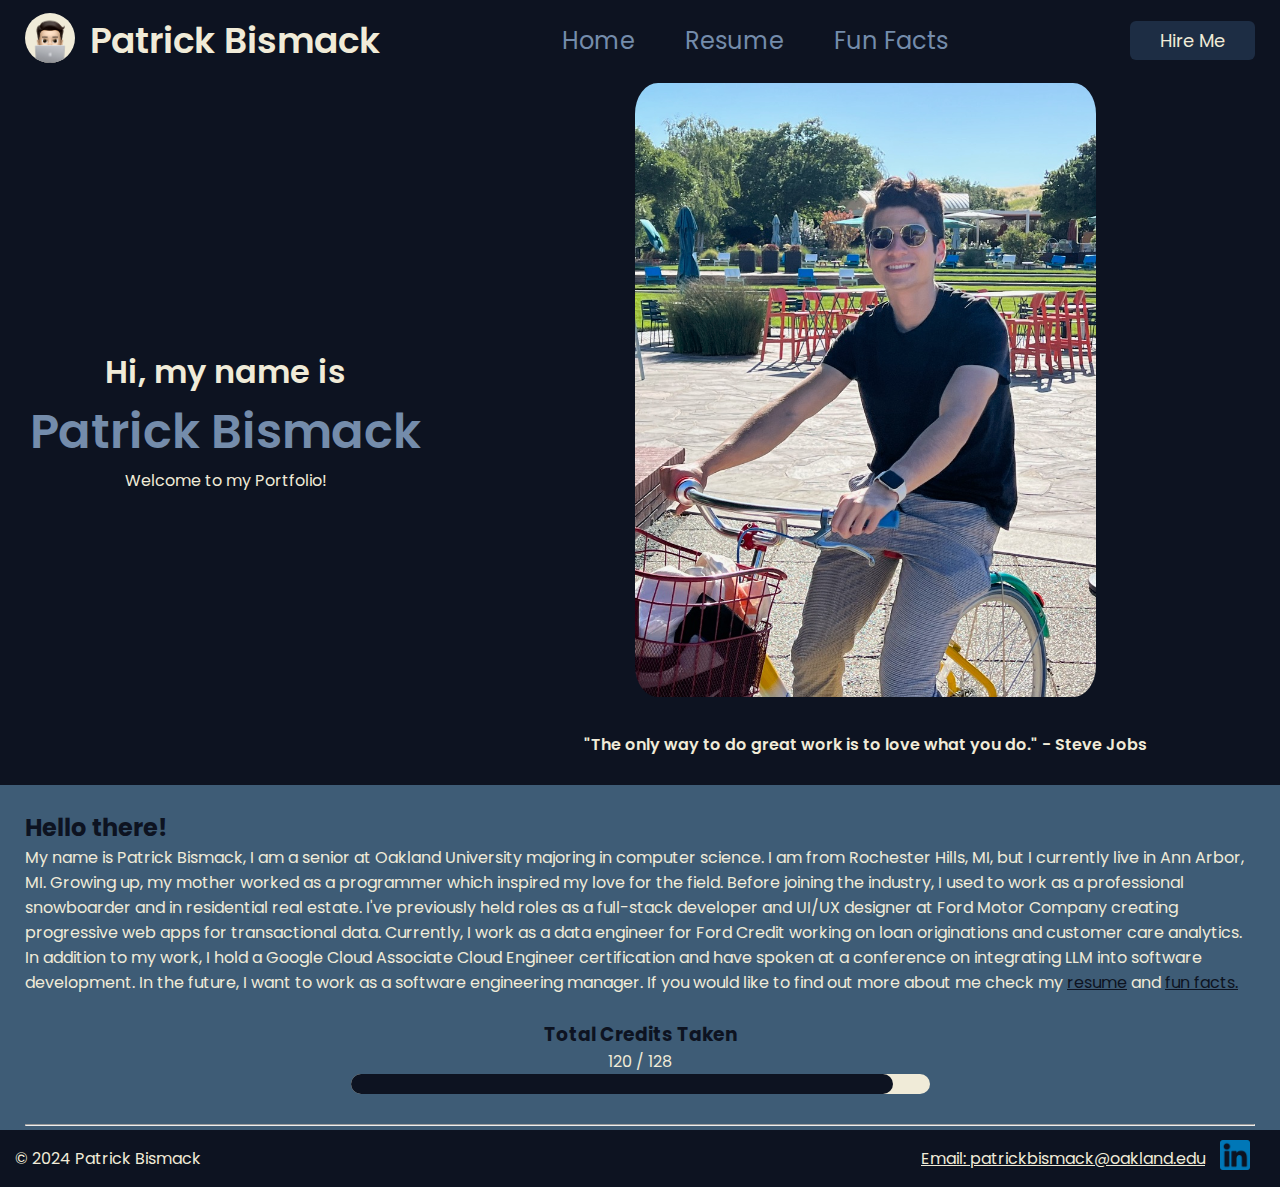
<file: index.html>
<!DOCTYPE html>
<html lang="en">
  <head>
    <meta charset="UTF-8" />
    <meta name="viewport" content="width=device-width, initial-scale=1.0" />
    <title>Patrick Bismack</title>
    <link rel="icon" type="image/png" href="./assets/img/favicon.png" />
    <link rel="stylesheet" href="./css/index-style.css" />
  </head>
  <body>
    <!-- Navigation bar -->
    <header class="navbar">
        <!-- Logo for Navigation bar -->
          <div class="nav-logo">
            <img
            width="50"
            height="50"
            src="./assets/img/logo.png"
            alt="Memoji of Patrick Bismack typing on Macbook"
            />
            <h1>Patrick Bismack</h1>
          </div>
        <nav>
        <!-- Navigation links -->
        <ul>
          <li>
            <a href="#">Home</a>
          </li>
          <li>
            <a href="./html/my_resume.html">Resume</a>
          </li>
          <li>
            <a href="./html/my_fun_facts.html">Fun Facts</a>
          </li>
        </ul>
        </nav>
      <button class="hire-btn">Hire Me</button>
    </header>
    <main>
      <!-- Portfolio introduction -->
        <div class="hero">
          <div class="left">
        <h2>Hi, my name is</h2>
        <h1>Patrick Bismack</h1>
        <p> Welcome to my Portfolio!</p>
      </div>
        <!-- Portfolio image -->
        <div class="right">
          <img
            src="./assets/img/patrickBismack.jpeg"
            alt="Patrick Bismack riding bike at Google Headquarters in Mountain View, CA"
          />
          <!-- Quote -->
          <blockquote>
            "The only way to do great work is to love what you do." - Steve Jobs
          </blockquote>
        </div>
        </div>
      <br />
      <!-- Additional info -->
      <div class="about-me">
        <article class="intro-paragragh">
          <h2>Hello there!</h2>
          <p>
            My name is Patrick Bismack, I am a senior at Oakland
            University majoring in computer science. I am from Rochester Hills,
            MI, but I currently live in Ann Arbor, MI. Growing up, my mother
            worked as a programmer which inspired my love for the field. Before
            joining the industry, I used to work as a professional snowboarder
            and in residential real estate. I've previously held roles as a
            full-stack developer and UI/UX designer at Ford Motor Company
            creating progressive web apps for transactional data. Currently, I
            work as a data engineer for Ford Credit working on loan originations
            and customer care analytics. In addition to my work, I hold a Google
            Cloud Associate Cloud Engineer certification and have spoken at a
            conference on integrating LLM into software development. In the
            future, I want to work as a software engineering manager. If you
            would like to find out more about me check my
            <a href="./html/my_resume.html">resume</a>
            and
            <a href="./html/my_fun_facts.html">fun facts.</a>
          </p>
        </article>
        <!-- Progress bar for total credits taken-->
        <section class="degree-progress">
          <h3>Total Credits Taken</h3>
          <p>120 / 128</p>
          <progress value="120" max="128"></progress>
        </section>
        <hr />
      </div>
      <br />
    </main>
    <!-- Footer with copyright, contacts and socials-->
    <footer>
       <div class="left-footer">
      <p>&copy; 2024 Patrick Bismack</p>
      </div>
      <div class="right-footer">
        <a href="mailto:patrickbismack@oakland.edu"
        >Email: patrickbismack@oakland.edu</a
      >
      <a href="https://www.linkedin.com/in/patrickbismack/">
        <img
          width="30"
          height="30"
          src="./assets/img/linkedinLogo.png"
          alt="LinkedIn logo"
        />
      </a>
      </div>
    </footer>
  </body>
</html>
</file>
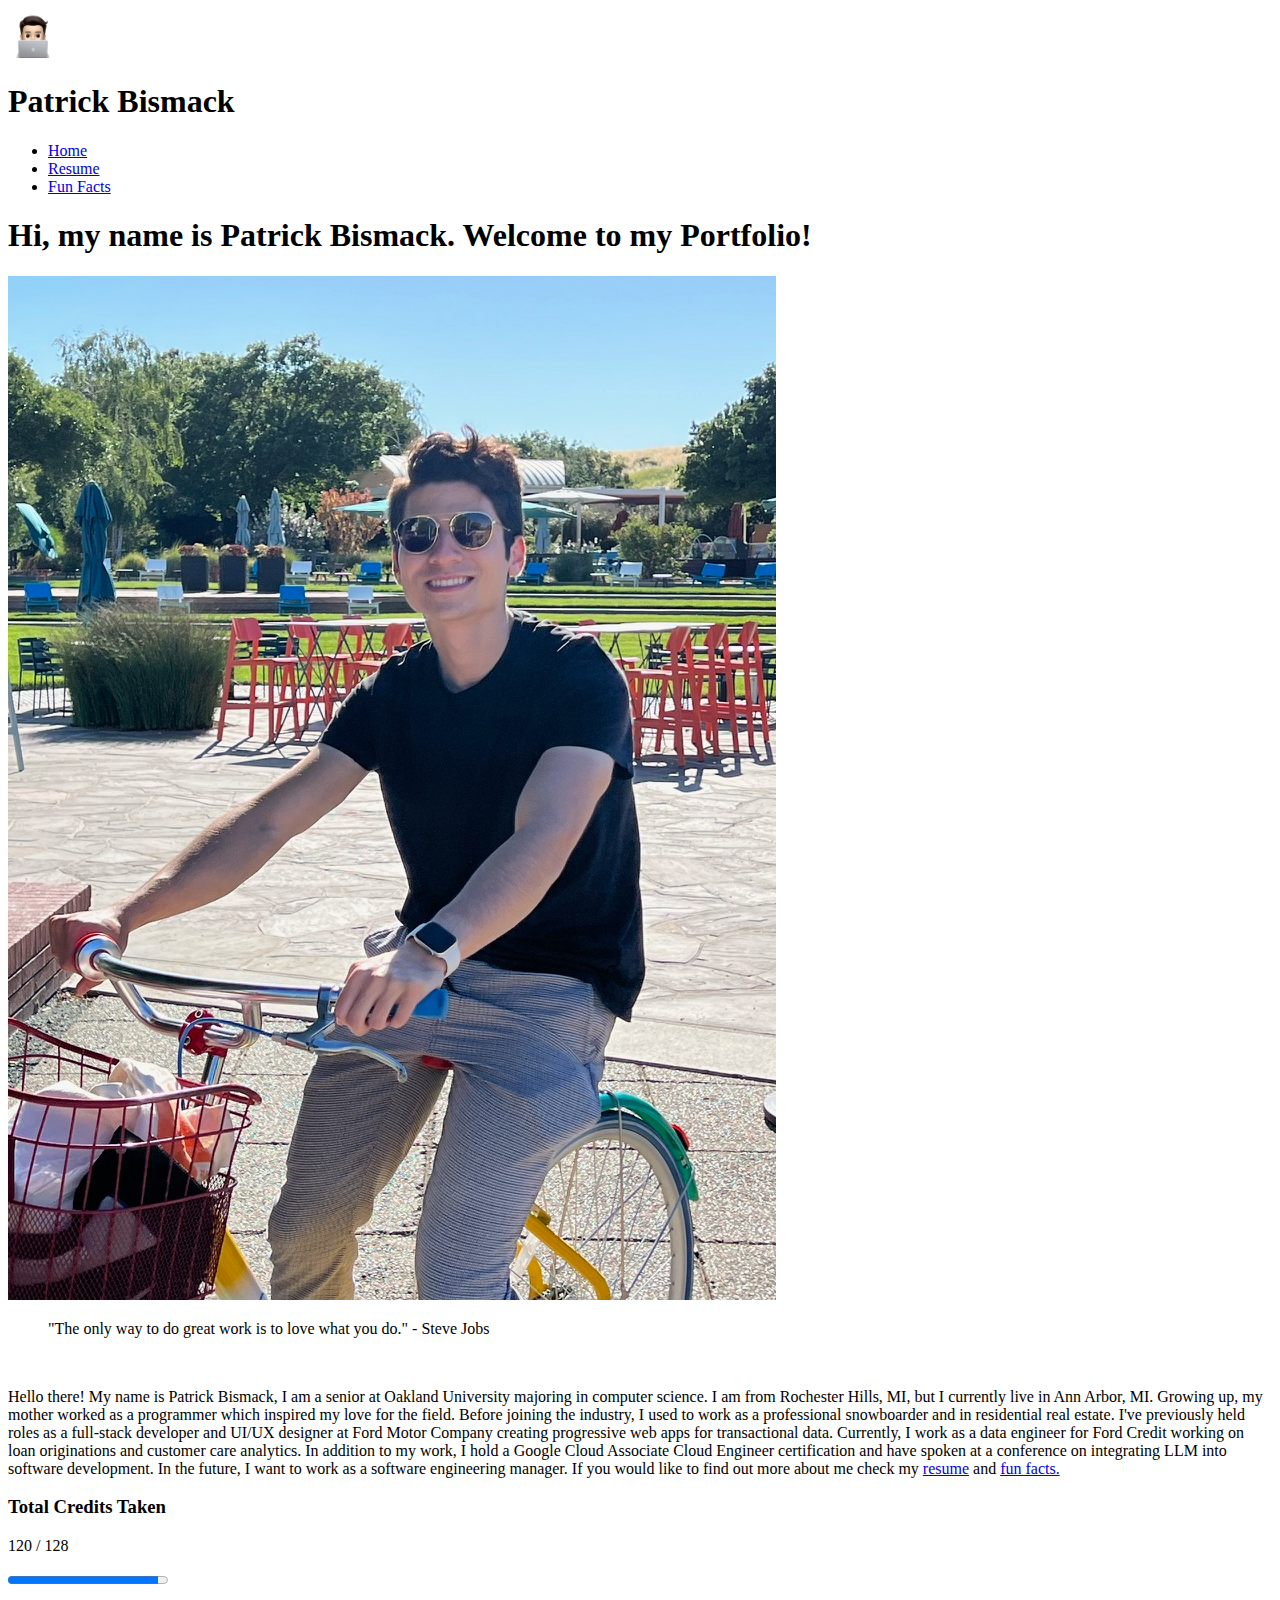
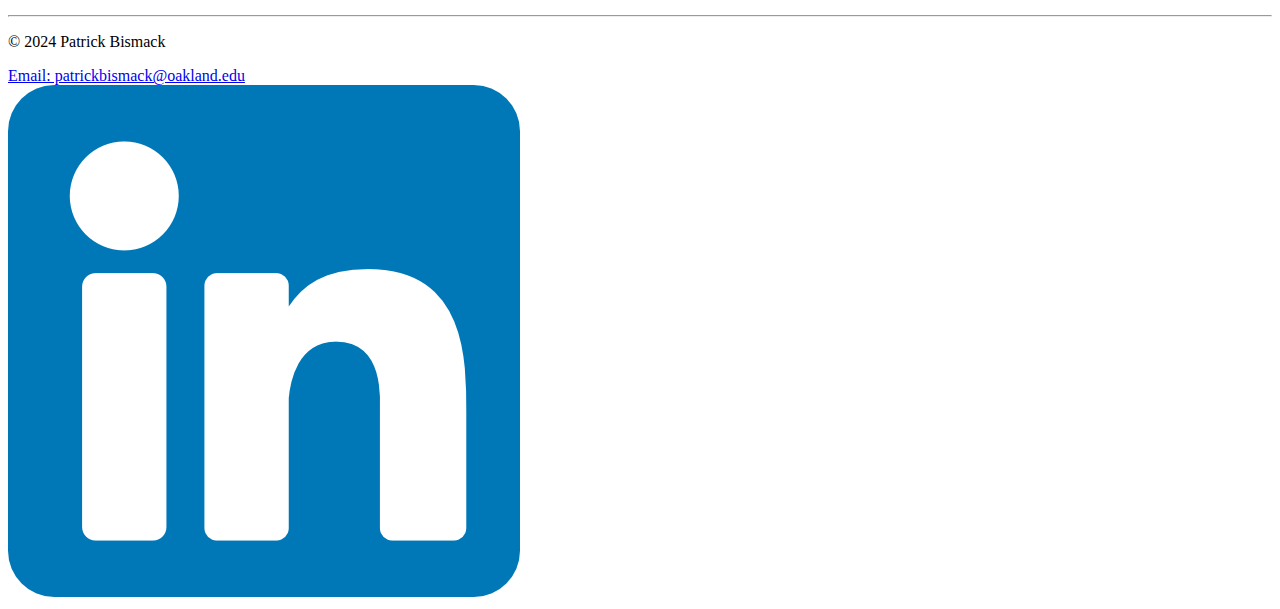
<file: js/index.html>
<!DOCTYPE html>
<html lang="en">
  <head>
    <meta charset="UTF-8" />
    <meta name="viewport" content="width=device-width, initial-scale=1.0" />
    <title>Patrick Bismack</title>
    <link rel="icon" type="image/png" href="../assets/img/favicon.png" />
  </head>
  <body>
    <!-- Navigation bar -->
    <header>
      <nav>
        <!-- Logo for Navigation bar -->
        <div class="nav-logo">
          <img
            width="50px"
            height="50px"
            src="../assets/img/logo.png"
            alt="Memoji of Patrick Bismack typing on Macbook"
          />
          <h1>Patrick Bismack</h1>
        </div>
        <!-- Navigation links -->
        <div class="nav-links">
          <ul>
            <li>
              <a href="#">Home</a>
            </li>
            <li>
              <a href="../html/my_resume.html">Resume</a>
            </li>
            <li>
              <a href="../html/my_fun_facts.html">Fun Facts</a>
            </li>
          </ul>
        </div>
      </nav>
    </header>

    <main>
      <!-- Portfolio introduction -->
      <section class="introduction">
        <article class="intro-text">
          <h1>Hi, my name is Patrick Bismack. Welcome to my Portfolio!</h1>
        </article>
        <!-- Portfolio image and quote -->
        <aside class="background-details">
          <div class="personal-photo">
            <img
              src="../assets/img/patrickBismack.jpeg"
              alt="Photo of Patrick Bismack riding bike at Google Headquarters in Mountain View, CA"
            />
          </div>
          <div class="quote">
            <blockquote>
              <p>
                "The only way to do great work is to love what you do." - Steve
                Jobs
              </p>
            </blockquote>
          </div>
        </aside>
      </section>
      <br />
      <!-- Additional info -->
      <section class="about-me">
        <article class="intro-paragragh">
          <div class="intro-text">
            <p>
              Hello there! My name is Patrick Bismack, I am a senior at Oakland
              University majoring in computer science. I am from Rochester
              Hills, MI, but I currently live in Ann Arbor, MI. Growing up, my
              mother worked as a programmer which inspired my love for the
              field. Before joining the industry, I used to work as a
              professional snowboarder and in residential real estate. I've
              previously held roles as a full-stack developer and UI/UX designer
              at Ford Motor Company creating progressive web apps for
              transactional data. Currently, I work as a data engineer for Ford
              Credit working on loan originations and customer care analytics.
              In addition to my work, I hold a Google Cloud Associate Cloud
              Engineer certification and have spoken at a conference on
              integrating LLM into software development. In the future, I want
              to work as a software engineering manager. If you would like to
              find out more about me check my
              <a href="../html/my_resume.html">resume</a>
              and
              <a href="../html/my_fun_facts.html">fun facts.</a>
            </p>
          </div>
        </article>
        <aside class="degree-progress">
          <div class="total-credits>">
            <h3>Total Credits Taken</h3>
            <p>120 / 128</p>
          </div>
          <div class="credits-progress">
            <progress value="120" max="128"></progress>
          </div>
        </aside>
      </section>
      <br />
    </main>
    <!-- Footer with copyright, contacts and socials-->
    <footer>
      <hr />
      <section class="footer-content">
        <div class="copyright">
          <p>&copy; 2024 Patrick Bismack</p>
        </div>
        <div class="contact-info">
          <a href="mailto:patrickbismack@oakland.edu"
            >Email: patrickbismack@oakland.edu</a
          >
        </div>
        <div class="socials">
          <a href="https://www.linkedin.com/in/patrickbismack/">
            <img src="../assets/img/linkedinLogo.png" alt="LinkedIn logo" />
          </a>
        </div>
      </section>
    </footer>
  </body>
</html>
</file>
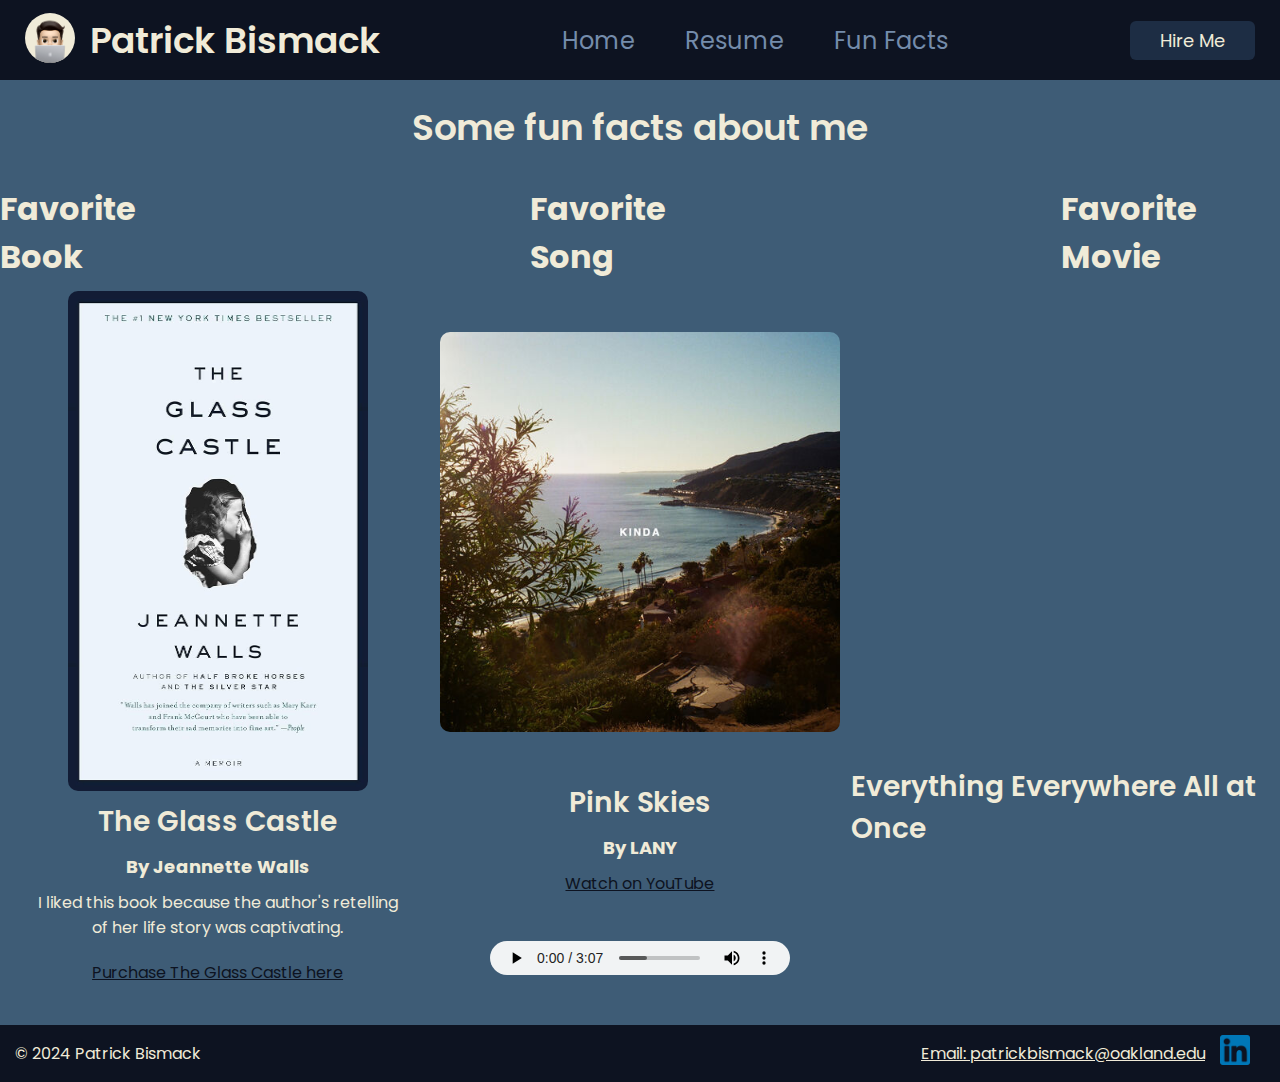
<file: html/my_fun_facts.html>
<!DOCTYPE html>
<html lang="en">
  <head>
    <meta charset="UTF-8" />
    <meta name="viewport" content="width=device-width, initial-scale=1.0" />
    <title>Patrick Bismack</title>
    <link rel="icon" type="image/png" href="../assets/img/favicon.png" />
    <link rel="stylesheet" href="../css/my-fun-facts.css" />
  </head>
  <body>
    <!-- Navigation bar -->
    <header class="navbar">
      <!-- Logo for Navigation bar -->
      <div class="nav-logo">
        <img
          width="50"
          height="50"
          src="../assets/img/logo.png"
          alt="Memoji of Patrick Bismack typing on Macbook"
        />
        <h1>Patrick Bismack</h1>
      </div>
      <nav>
        <!-- Navigation links -->
        <ul>
          <li>
            <a href="../index.html">Home</a>
          </li>
          <li>
            <a href="../html/my_resume.html">Resume</a>
          </li>
          <li>
            <a href="#">Fun Facts</a>
          </li>
        </ul>
      </nav>
      <button class="hire-btn">Hire Me</button>
    </header>
    <main>
      <!-- Fun facts title -->
      <section class="fun-facts-title">
        <h1>Some fun facts about me</h1>
      </section>
      <div class="fav-title">
        <h2>Favorite Book</h2>
        <h2>Favorite Song</h2>
        <h2>Favorite Movie</h2>
      </div>
      <div class="grouping">
        <!-- Favorite book section -->
        <section class="favorite-book">
          <img
            width="200"
            height="300"
            src="../assets/img/theGlassCastleBook.jpg"
            alt="Girl crying into palm of her hands"
          />
          <h3>The Glass Castle</h3>
          <h4>By Jeannette Walls</h4>
          <p>
            I liked this book because the author's retelling of her life story
            was captivating.
          </p>
          <a
            href="https://www.amazon.com/Glass-Castle-Memoir-Jeannette-Walls/dp/074324754X"
            >Purchase The Glass Castle here</a
          >
        </section>
        <!-- Favorite song section -->
        <section class="favorite-music">
          <img
            src="../assets/img/pinkSkies.jpg"
            alt="Pink skies with a silhouette of a person"
          />
          <h3>Pink Skies</h3>
          <h4>By LANY</h4>
          <a href="https://www.youtube.com/watch?v=eD7kpZRGyGs"
            >Watch on YouTube</a
          >
          <br />
          <audio controls>
            <source src="../assets/audio/LANYpinkskies.mp3" type="audio/mp3" />
            Your browser does not support the audio format.
          </audio>
        </section>
        <!-- Favorite movie section -->
        <section class="favorite-movie">
          <iframe
            width="500"
            height="300"
            src="https://www.youtube.com/embed/wxN1T1uxQ2g?si=DRh5b4RBIkaKsPXo"
            title="YouTube video player"
            frameborder="0"
            allow="accelerometer; autoplay; clipboard-write; encrypted-media; gyroscope; picture-in-picture; web-share"
            referrerpolicy="strict-origin-when-cross-origin"
            allowfullscreen
          ></iframe>
          <h3>Everything Everywhere All at Once</h3>
        </section>
      </div>
    </main>
    <!-- Footer with copyright, contacts and socials-->
    <footer>
      <div class="left-footer">
        <p>&copy; 2024 Patrick Bismack</p>
      </div>
      <div class="right-footer">
        <a href="mailto:patrickbismack@oakland.edu"
          >Email: patrickbismack@oakland.edu</a
        >
        <a href="https://www.linkedin.com/in/patrickbismack/">
          <img
            width="30"
            height="30"
            src="../assets/img/linkedinLogo.png"
            alt="LinkedIn logo"
          />
        </a>
      </div>
    </footer>
  </body>
</html>
</file>
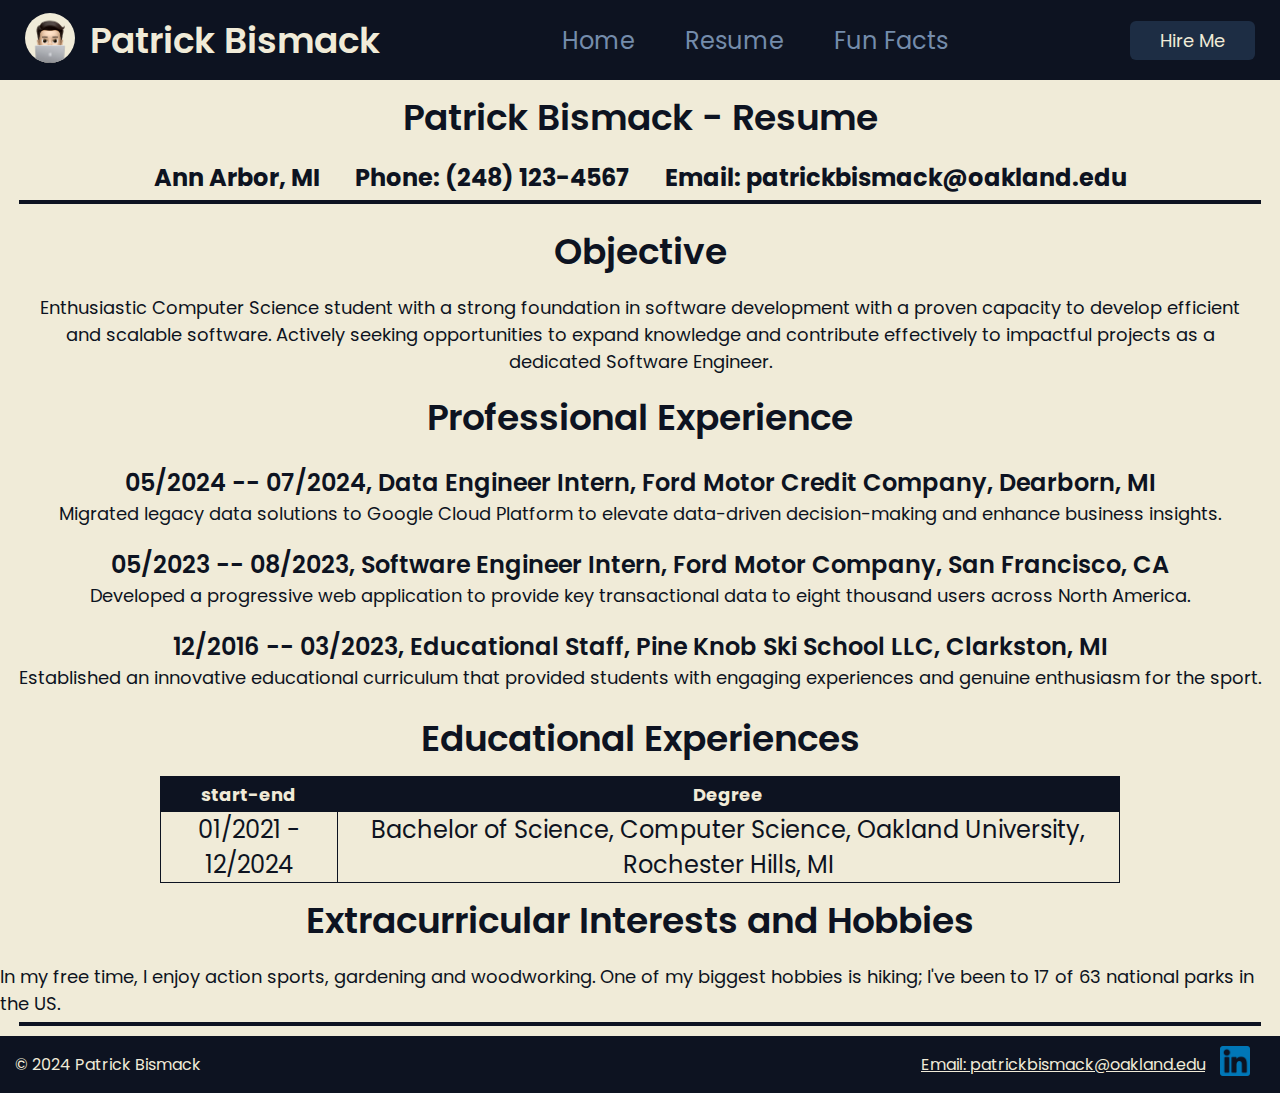
<file: html/my_resume.html>
<!DOCTYPE html>
<html lang="en">
  <head>
    <meta charset="UTF-8" />
    <meta name="viewport" content="width=device-width, initial-scale=1.0" />
    <title>Patrick Bismack</title>
    <link rel="icon" type="image/png" href="../assets/img/favicon.png" />
    <link rel="stylesheet" href="../css/my-resume.css" />
  </head>
  <body>
    <!-- Navigation bar -->
    <header class="navbar">
        <!-- Logo for Navigation bar -->
          <div class="nav-logo">
            <img
            width="50"
            height="50"
            src="../assets/img/logo.png"
            alt="Memoji of Patrick Bismack typing on Macbook"
            />
            <h1>Patrick Bismack</h1>
          </div>
        <nav>
        <!-- Navigation links -->
        <ul>
          <li>
            <a href="../index.html">Home</a>
          </li>
          <li>
            <a href="#">Resume</a>
          </li>
          <li>
            <a href="../html/my_fun_facts.html">Fun Facts</a>
          </li>
        </ul>
        </nav>
      <button class="hire-btn">Hire Me</button>
    </header>
    <main>
      <!-- Resume basic info -->
      <section class="resume-title">
        <h2>Patrick Bismack - Resume</h2>
        <div class="contact-info">
          <h3>Ann Arbor, MI</h3>
          <h3>Phone: (248) 123-4567</h3>
          <h3>Email: patrickbismack@oakland.edu</h3>
        </div>
        <hr />
      </section>
      <!-- Objective Statement -->
      <section class="objective">
        <h2>Objective</h2>
        <p>
          Enthusiastic Computer Science student with a strong foundation in
          software development with a proven capacity to develop efficient and
          scalable software. Actively seeking opportunities to expand knowledge
          and contribute effectively to impactful projects as a dedicated
          Software Engineer.
        </p>
      </section>
      <!-- Work Experience Section -->
      <section class="professional-experience">
        <h2>Professional Experience</h2>
        <section class="recent-job">
          <h3>
            05/2024 -- 07/2024, Data Engineer Intern, Ford Motor Credit Company,
            Dearborn, MI
          </h3>
          <p>
            Migrated legacy data solutions to Google Cloud Platform to elevate
            data-driven decision-making and enhance business insights.
          </p>
        </section>
        <section class="recent-job">
          <h3>
            05/2023 -- 08/2023, Software Engineer Intern, Ford Motor Company,
            San Francisco, CA
          </h3>
          <p>
            Developed a progressive web application to provide key transactional
            data to eight thousand users across North America.
          </p>
        </section>
        <section class="recent-job">
          <h3>
            12/2016 -- 03/2023, Educational Staff, Pine Knob Ski School LLC,
            Clarkston, MI
          </h3>
          <p>
            Established an innovative educational curriculum that provided
            students with engaging experiences and genuine enthusiasm for the
            sport.
          </p>
        </section>
      </section>
      <!-- Education Section -->
      <section class="education">
        <h2>Educational Experiences</h2>
        <table>
          <thead>
            <tr>
              <th>start-end</th>
              <th>Degree</th>
            </tr>
          </thead>
          <tbody>
            <tr>
              <td>01/2021 - 12/2024</td>
              <td>
                Bachelor of Science, Computer Science, Oakland University,
                Rochester Hills, MI
              </td>
            </tr>
          </tbody>
        </table>
      </section>
      <!-- Hobbies Section -->
      <section class="interests-hobbies">
        <h2>Extracurricular Interests and Hobbies</h2>
        <p>
          In my free time, I enjoy action sports, gardening and woodworking. One
          of my biggest hobbies is hiking; I've been to 17 of 63 national parks
          in the US.
        </p>
        <hr />
      </section>
    </main>
    <!-- Footer with copyright, contacts and socials-->
    <footer>
       <div class="left-footer">
      <p>&copy; 2024 Patrick Bismack</p>
      </div>
      <div class="right-footer">
        <a href="mailto:patrickbismack@oakland.edu"
        >Email: patrickbismack@oakland.edu</a
      >
      <a href="https://www.linkedin.com/in/patrickbismack/">
        <img
          width="30"
          height="30"
          src="../assets/img/linkedinLogo.png"
          alt="LinkedIn logo"
        />
      </a>
      </div>
    </footer>
  </body>
</html>
</file>
<file: css/index-style.css>
/* Import Google API fonts */
@import url("https://fonts.googleapis.com/css2?family=Poppins:ital,wght@0,100;0,200;0,300;0,400;0,500;0,600;0,700;0,800;0,900;1,100;1,200;1,300;1,400;1,500;1,600;1,700;1,800;1,900&display=swap");
* {
  margin: 0;
  padding: 0;
  box-sizing: border-box;
  font-family: "Poppins", sans-serif;
  /* Set Variables */
  --bg-primary: rgba(13, 19, 33, 1);
  --bg-secondary: rgba(62, 92, 118, 1);
  --font-color-primary: rgba(240, 235, 216, 1);
  --font-color-secondary: rgba(116, 140, 171, 1);
  --backup-color: rgba(29, 45, 68, 1);
}
main{
  height: 1050px;
}
/* Style for body */
body {
  height: 100%;
  background: var(--bg-primary);
}
/* style for header */
.navbar {
  display: flex;
  align-items: center;
  justify-content: space-between;
  height: 80px;
  padding: 0px 25px;
}
/* Style for Avatar and Name */
.navbar .nav-logo {
  display: flex;
  align-self: center;
  justify-content: space-between;
}
/* Style for logo */
.navbar .nav-logo img {
  width: 50px;
  height: 50px;
  border-radius: 50%;
  background-color: var(--font-color-primary);
  margin-right: 15px;
}
/* Style for name */
.navbar .nav-logo h1 {
  color: var(--font-color-primary);
  font-size: 36px;
  font-weight: 600;
}
/* Style for navigation menu */
.navbar nav ul {
  display: flex;
  align-items: center;
  justify-content: space-between;
}
.navbar nav ul li {
  list-style: none;
}
.navbar nav ul li a {
  text-decoration: none;
  color: var(--font-color-secondary);
  font-size: 24px;
  margin-right: 50px;
  transition: background 0.3s ease;
}
/* Event to change nav menu color */
.navbar nav ul li a:hover {
  color: var(--font-color-primary);
}
/* Remove right margin from Fun Facts link */
.navbar nav ul li:last-child a {
  margin-right: 0px;
}
/* Style for hire button */
.navbar .hire-btn {
  background: var(--backup-color);
  color: var(--font-color-primary);
  padding: 6px 30px;
  border: none;
  font-size: 18px;
  cursor: pointer;
  border-radius: 6px;
  transition: background 0.3s ease;
}
/* Event to change hire button color */
.navbar .hire-btn:hover {
  background: var(--font-color-secondary);
  color: var(--bg-primary);
}
/* Style for hero section */
.hero {
  height: 680px;
  display: flex;
  align-items: center;
  justify-content: space-around;
}
/* Style for welcome text */
.hero .left {
  display: flex;
  flex-direction: column;
  align-items: center;
  justify-content: space-between;
}

.hero .left h2 {
  font-size: 32px;
  color: var(--font-color-primary);
  font-weight: 600;
}

.hero .left h1 {
  color: var(--font-color-secondary);
  font-size: 48px;
  font-weight: 600;
}

.hero .left p {
  color: var(--font-color-primary);
  font-size: 16px;
}
/* Style for image and quote */
.hero .right {
  display: flex;
  flex-direction: column;
  align-items: center;
  justify-content: center;
}

.hero .right img {
  width: 60%;
  height: 60%;
  border-radius: 5%;
  margin-bottom: 35px;
}

.hero .right blockquote {
  font-size: 16px;
  font-weight: 600;
  color: var(--font-color-primary);
}
/* Style for subsection - Intro paragraph */
.about-me {
  display: flex;
  flex-direction: column;
  align-items: center;
  justify-content: space-between;
  padding: 25px 25px;
  background: var(--bg-secondary);
}

.about-me .intro-paragragh {
  display: flex;
  flex-direction: column;
  align-items: start;
  justify-content: space-between;
}

.about-me .intro-paragragh h2 {
  color: var(--bg-primary);
}

.about-me .intro-paragragh p {
  color: var(--font-color-primary);
  font-size: 16px;
  margin-bottom: 25px;
}

.about-me .intro-paragragh p a {
  color: var(--bg-primary);
  font-size: 16px;
  transition: background 0.3s ease;
}
.about-me .intro-paragragh p a:hover {
  color: var(--font-color-primary);
}
/* Style for subsection - Degree progress */
.about-me .degree-progress {
  display: flex;
  flex-direction: column;
  align-items: center;
  justify-content: space-between;
}

.about-me .degree-progress h3 {
  color: var(--bg-primary);
}

.about-me .degree-progress p {
  color: var(--font-color-primary);
}
/* Style the progress bar container */
progress {
  width: 300%;
  height: 20px;
  -webkit-appearance: none;
  appearance: none;
}

/* WebKit-based browsers (Chrome, Safari) */
progress::-webkit-progress-bar {
  background-color: var(--font-color-primary);
  border-radius: 10px;
}

progress::-webkit-progress-value {
  background-color: var(--bg-primary);
  border-radius: 10px;
}

/* Mozilla-based browsers (Firefox) */
progress::-moz-progress-bar {
  background-color: var(--bg-primary);
  border-radius: 10px;
}
/* style for horizontal rule */
.about-me hr {
  color: var(--font-color-primary);
    width: 100%;
    margin-top: 30px;
    margin-bottom: 10px;
}
/* Style for footer */
footer {
  display: flex;
  align-items: center;
  justify-content: space-between;
  flex-direction: row;
  padding-bottom: 10px;
  background: var(--bg-primary);
}
/* Style for copyright */
.left-footer {
  display: flex;
  align-items: center;
  justify-content: left;
  padding: 5px 15px;
}

.left-footer p {
  color: var(--font-color-primary);
  font-size: 16px;
  padding-top: 10px;
}
/* Style for social media links */
.right-footer {
  display: flex;
  align-items: center;
  justify-content: space-between;
    padding: 0px 15px;
}

.right-footer a {
  color: var(--font-color-primary);
  font-size: 16px;
  padding-right: 15px;
  transition: background 0.3s ease;
  padding-top: 10px;
}

.right-footer a:hover {
  color: var(--font-color-secondary);
}

.footer .right-footer a img {
  width: 30px;
  height: 30px;
  padding-top: 10px;
}
</file>
<file: css/my-fun-facts.css>
/* Import Google API fonts */
@import url("https://fonts.googleapis.com/css2?family=Poppins:ital,wght@0,100;0,200;0,300;0,400;0,500;0,600;0,700;0,800;0,900;1,100;1,200;1,300;1,400;1,500;1,600;1,700;1,800;1,900&display=swap");
* {
  margin: 0;
  padding: 0;
  box-sizing: border-box;
  font-family: "Poppins", sans-serif;
  /* Set Variables */
  --bg-primary: rgba(13, 19, 33, 1);
  --bg-secondary: rgba(62, 92, 118, 1);
  --font-color-primary: rgba(240, 235, 216, 1);
  --font-color-secondary: rgba(116, 140, 171, 1);
  --backup-color: rgba(29, 45, 68, 1);
}
/* Style for body */
body {
  height: 100%;
  background: var(--bg-secondary);
}
/* style for header */
.navbar {
  display: flex;
  align-items: center;
  justify-content: space-between;
  height: 80px;
  padding: 0px 25px;
  background: var(--bg-primary);
}
/* Style for Avatar and Name */
.navbar .nav-logo {
  display: flex;
  align-self: center;
  justify-content: space-between;
}
/* Style for logo */
.navbar .nav-logo img {
  width: 50px;
  height: 50px;
  border-radius: 50%;
  background-color: var(--font-color-primary);
  margin-right: 15px;
}
/* Style for name */
.navbar .nav-logo h1 {
  color: var(--font-color-primary);
  font-size: 36px;
  font-weight: 600;
}
/* Style for navigation menu */
.navbar nav ul {
  display: flex;
  align-items: center;
  justify-content: space-between;
}
.navbar nav ul li {
  list-style: none;
}
.navbar nav ul li a {
  text-decoration: none;
  color: var(--font-color-secondary);
  font-size: 24px;
  margin-right: 50px;
  transition: background 0.3s ease;
}
/* Event to change nav menu color */
.navbar nav ul li a:hover {
  color: var(--font-color-primary);
}
/* Remove right margin from Fun Facts link */
.navbar nav ul li:last-child a {
  margin-right: 0px;
}
/* Style for hire button */
.navbar .hire-btn {
  background: var(--backup-color);
  color: var(--font-color-primary);
  padding: 6px 30px;
  border: none;
  font-size: 18px;
  cursor: pointer;
  border-radius: 6px;
  transition: background 0.3s ease;
}
/* Event to change hire button color */
.navbar .hire-btn:hover {
  background: var(--font-color-secondary);
  color: var(--bg-primary);
}
/* Style for Hero section */
.fun-facts-title > h1 {
  color: var(--font-color-primary);
  font-size: 36px;
  font-weight: 600;
  text-align: center;
  padding: 20px 0px;
}
/* Style for hero section */
.fav-title {
  display: flex;
  align-items: center;
  justify-content: center;
}

.fav-title h2 {
  color: var(--font-color-primary);
  font-size: 32px;
  padding: 10px 0px;
  margin-right: 325px;
}
.fav-title h2:last-child {
  margin-right: 0px;
}
.grouping {
  display: flex;
  align-items: center;
  justify-content: center;
}
/* Style for favorite book */
.grouping .favorite-book {
  display: flex;
  align-items: center;
  justify-content: space-between;
  flex-direction: column;
  width: 33%;
}
/* Style for favoirte book img */
.grouping .favorite-book img {
  width: 300px;
  height: 500px;
  border-radius: 10px;
}
/* Style for favoirte book info */
.grouping .favorite-book h3 {
  color: var(--font-color-primary);
  font-size: 28px;
  font-weight: 600;
  padding: 10px 0px;
}

.grouping .favorite-book h4 {
  color: var(--font-color-primary);
  font-size: 18px;
}
.grouping .favorite-book p {
  color: var(--font-color-primary);
  padding: 0px 25px;
  font-size: 16px;
  padding: 10px 30px;
  text-align: center;
}

.grouping .favorite-book a {
  color: var(--bg-primary);
  padding: 10px 25px;
  font-size: 16px;
  margin-bottom: 30px;
}
/* Style for favorite song section */
.grouping .favorite-music {
  display: flex;
  align-items: center;
  justify-content: space-between;
  flex-direction: column;
  width: 33%;
}
/* Style for favorite song title */
.grouping .favorite-music img {
  width: 400px;
  height: 400px;
  border-radius: 10px;
  margin-bottom: 40px;
}

.grouping .favorite-music h3 {
  color: var(--font-color-primary);
  font-size: 28px;
  font-weight: 600;
  padding: 10px 0px;
}

.grouping .favorite-music h4 {
  color: var(--font-color-primary);
  font-size: 18px;
}

.grouping .favorite-music a {
  color: var(--bg-primary);
  padding: 10px 25px;
  font-size: 16px;
}
.grouping .favorite-music audio {
  padding: 10px 0px;
}
/* Style for favorite movie */
.grouping .favorite-movie {
  display: flex;
  align-items: center;
  justify-content: space-between;
  flex-direction: column;
  width: 33%;
}
.grouping .favorite-movie h3 {
  color: var(--font-color-primary);
  font-size: 28px;
  font-weight: 600;
  padding: 10px 0px;
}
/* End

/* Style for footer */
footer {
  display: flex;
  align-items: center;
  justify-content: space-between;
  flex-direction: row;
  padding-bottom: 10px;
  background: var(--bg-primary);
}
/* Style for copyright */
.left-footer {
  display: flex;
  align-items: center;
  justify-content: left;
  padding: 5px 15px;
}

.left-footer p {
  color: var(--font-color-primary);
  font-size: 16px;
  padding-top: 10px;
}
/* Style for social media links */
.right-footer {
  display: flex;
  align-items: center;
  justify-content: space-between;
  padding: 0px 15px;
}

.right-footer a {
  color: var(--font-color-primary);
  font-size: 16px;
  padding-right: 15px;
  transition: background 0.3s ease;
  padding-top: 10px;
}

.right-footer a:hover {
  color: var(--font-color-secondary);
}

.footer .right-footer a img {
  width: 30px;
  height: 30px;
  padding-top: 10px;
}
</file>
<file: css/my-resume.css>
/* Import Google API fonts */
@import url("https://fonts.googleapis.com/css2?family=Poppins:ital,wght@0,100;0,200;0,300;0,400;0,500;0,600;0,700;0,800;0,900;1,100;1,200;1,300;1,400;1,500;1,600;1,700;1,800;1,900&display=swap");
* {
  margin: 0;
  padding: 0;
  box-sizing: border-box;
  font-family: "Poppins", sans-serif;
  /* Set Variables */
  --bg-primary: rgba(13, 19, 33, 1);
  --bg-secondary: rgba(62, 92, 118, 1);
  --font-color-primary: rgba(240, 235, 216, 1);
  --font-color-secondary: rgba(116, 140, 171, 1);
  --backup-color: rgba(29, 45, 68, 1);
}
/* Style for body */
body {
  height: 100%;
  background: var(--font-color-primary);
}
/* style for header */
.navbar {
  display: flex;
  align-items: center;
  justify-content: space-between;
  height: 80px;
  padding: 0px 25px;
  background: var(--bg-primary);
}
/* Style for Avatar and Name */
.navbar .nav-logo {
  display: flex;
  align-self:center;
  justify-content: space-between;
}
/* Style for logo */
.navbar .nav-logo img {
  width: 50px;
  height: 50px;
  border-radius: 50%;
  background-color: var(--font-color-primary);
  margin-right: 15px;
}
/* Style for name */
.navbar .nav-logo h1 {
  color: var(--font-color-primary);
  font-size: 36px;
  font-weight: 600;
}
/* Style for navigation menu */
.navbar nav ul {
  display: flex;
  align-items: center;
  justify-content: space-between;
}
.navbar nav ul li {
  list-style: none;
}
.navbar nav ul li a {
  text-decoration: none;
  color: var(--font-color-secondary);
  font-size: 24px;
  margin-right: 50px;
  transition: background 0.3s ease;
}
/* Event to change nav menu color */
.navbar nav ul li a:hover {
  color: var(--font-color-primary);
}
/* Remove right margin from Fun Facts link */
.navbar nav ul li:last-child a {
  margin-right: 0px;
}
/* Style for hire button */
.navbar .hire-btn {
  background: var(--backup-color);
  color: var(--font-color-primary);
  padding: 6px 30px;
  border: none;
  font-size: 18px;
  cursor: pointer;
  border-radius: 6px;
  transition: background 0.3s ease;
}
/* Event to change hire button color */
.navbar .hire-btn:hover {
  background: var(--font-color-secondary);
  color: var(--bg-primary);
}
/* Style for hero section */
.resume-title {
    display: flex;
    align-items: center;
    justify-content: center;
    flex-direction: column;
    background: var(--font-color-primary);
}
/* Style for title */
.resume-title h2{
    color: var(--bg-primary);
    font-size: 36px;
    font-weight: 600;
    padding: 10px 0px;
}
/* Style for contact info */
.resume-title .contact-info{
    display: flex;
    align-items: center;
    justify-content: space-between;
    padding: 5px 10px;
}
.resume-title .contact-info h3{
    font-size: 24px;
    color: var(--bg-primary);
    margin-right: 35px;
}
/* Style to remove extra margin from last child */
.resume-title .contact-info h3:last-child{
    margin-right: 0px;
}
/* style for  horizontal rule */
hr{
    width: 97%;
    border: 2px solid var(--bg-primary);
    margin-bottom: 10px;
}
/* Style for objective section */
.objective{
    display: flex;
    align-items: center;
    justify-content: space-between;
    flex-direction: column;
}
/* Style for objective title */
.objective h2{
    color: var(--bg-primary);
    font-size: 36px;
    font-weight: 600;
    padding: 10px 0px;
}
/* Style for objective text */
.objective p{
    color: var(--bg-primary);
    font-size: 18px;
    padding: 5px 30px;
    text-align: center;
}
/* Style for experience section */
.professional-experience{
    display: flex;
    align-items: center;
    justify-content: space-between;
    flex-direction: column;
}
/* Style for experience title */
.professional-experience h2{
    color: var(--bg-primary);
    font-size: 36px;
    font-weight: 600;
    padding: 10px 0px;
}

.professional-experience .recent-job{
    display: flex;
    align-items: center;
    justify-content: space-between;
    flex-direction: column;
    padding: 10px 0px;
}
/* Style for Job info */
.professional-experience .recent-job h3{
    color: var(--bg-primary);
    font-size: 24px;
    font-weight: 600;
}
/* Style for job description */
.professional-experience .recent-job p{
    color: var(--bg-primary);
    font-size: 18px;
    text-align: center;
}
/* Style for educational experience */
.education{
    display: flex;
    align-items: center;
    justify-content: space-between;
    flex-direction: column;
}
/* Style for education title */
.education h2{
    color: var(--bg-primary);
    font-size: 36px;
    font-weight: 600;
    padding: 10px 0px;
}
/* Style for education info */
table{
    width: 75%;
    border-collapse: collapse;
    border: 1px solid var(--bg-primary);
    padding: 10px 0px;
}

thead{
    background: var(--bg-primary);
    color: var(--font-color-primary);
}

thead > tr{
    height: 35px;
}
thead > tr > th{
    text-align: center;
    vertical-align: middle;
    font-size: 18px;
    border: 1px solid var(--bg-primary);
}

tbody > tr{
     height: 50px;
}

tbody > tr > td{
    text-align: center;
    vertical-align: middle;
    font-size: 24px;
    color: var(--bg-primary);
    border: 1px solid var(--bg-primary);
}
/* Style for hobbies section */
.interests-hobbies{
    display: flex;
    align-items: center;
    justify-content: center;
    flex-direction: column;
}
/* Style for hobbies title */
.interests-hobbies h2{
    color: var(--bg-primary);
    font-size: 36px;
    font-weight: 600;
    padding: 10px 0px;
}
/* Style for hobbies info */
.interests-hobbies p{
    color: var(--bg-primary);
    font-size: 18px;
    padding: 5px 0px;
}
/* Style for footer */
footer {
  display: flex;
  align-items: center;
  justify-content: space-between;
  flex-direction: row;
  padding-bottom: 10px;
  background: var(--bg-primary);
}
/* Style for copyright */
.left-footer {
  display: flex;
  align-items: center;
  justify-content: left;
  padding: 5px 15px;
}

.left-footer p {
  color: var(--font-color-primary);
  font-size: 16px;
  padding-top: 10px;
}
/* Style for social media links */
.right-footer {
  display: flex;
  align-items: center;
  justify-content: space-between;
    padding: 0px 15px;
}

.right-footer a {
  color: var(--font-color-primary);
  font-size: 16px;
  padding-right: 15px;
  transition: background 0.3s ease;
  padding-top: 10px;
}

.right-footer a:hover {
  color: var(--font-color-secondary);
}

.footer .right-footer a img {
  width: 30px;
  height: 30px;
  padding-top: 10px;
}
</file>
